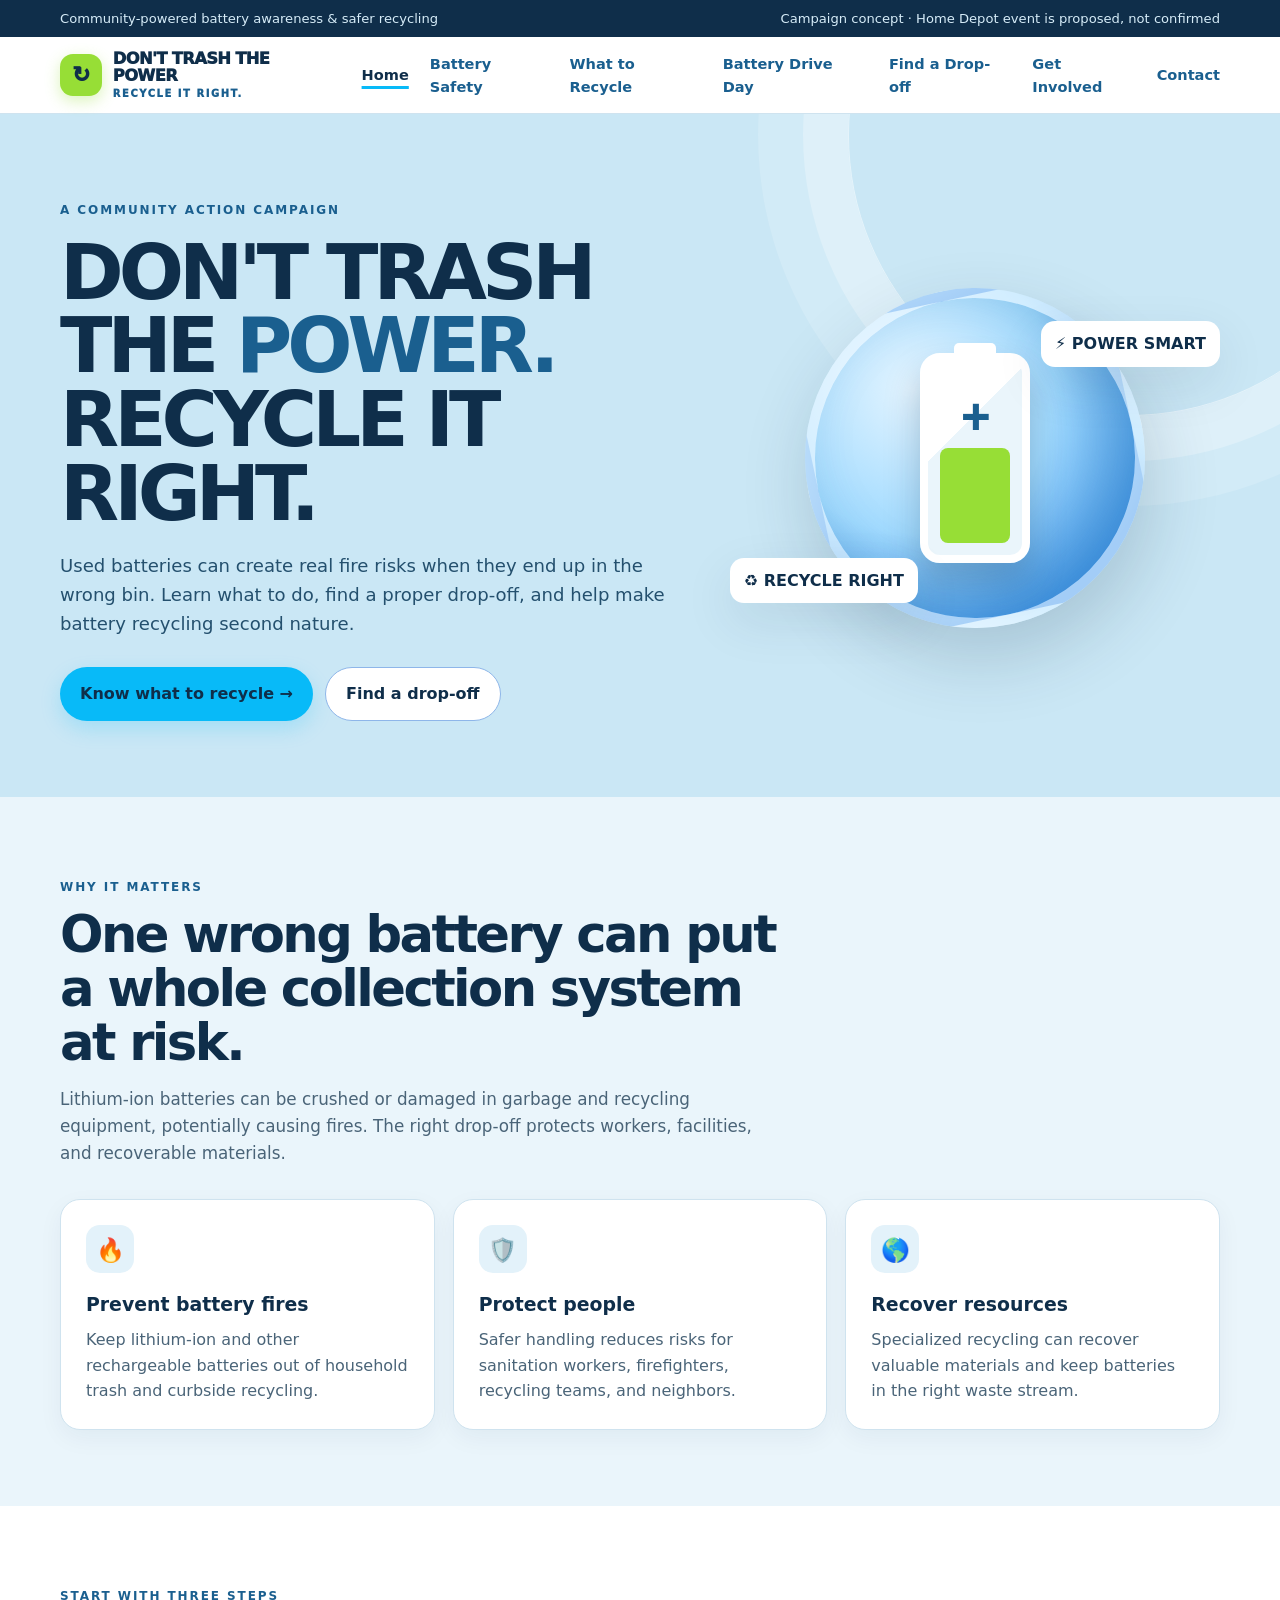
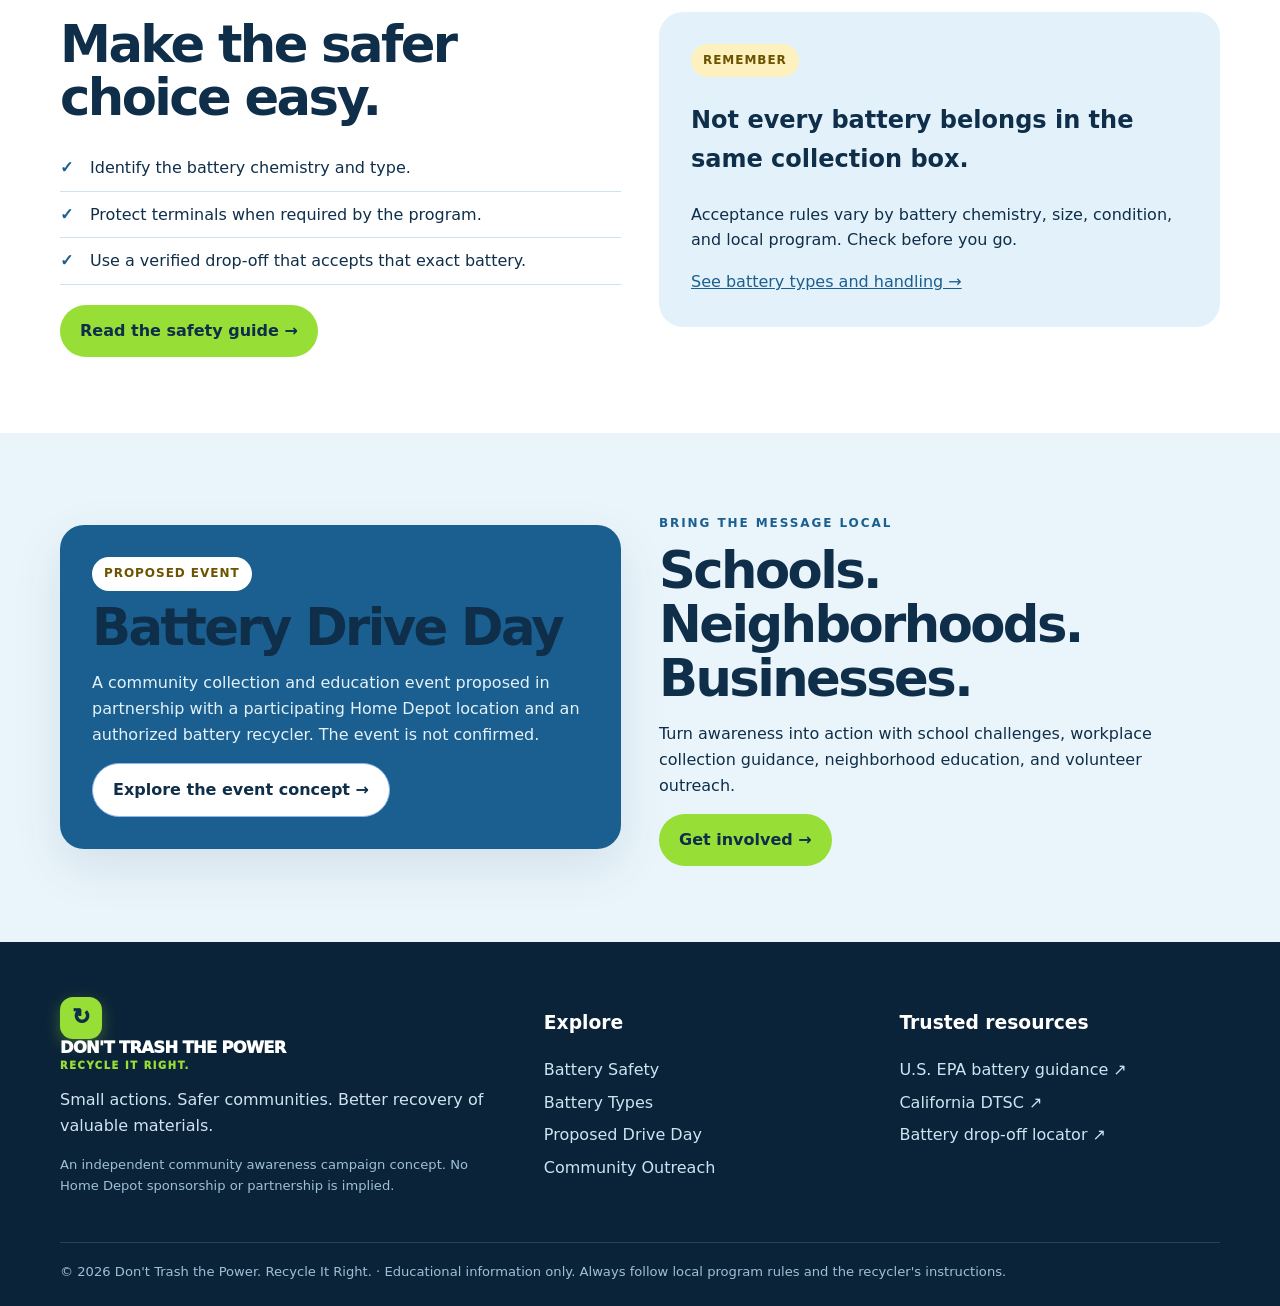
<file: index.html>
<!doctype html><html lang="en"><head><meta charset="utf-8"><meta name="viewport" content="width=device-width,initial-scale=1"><meta name="description" content="Community battery recycling awareness and safe disposal."><title>Home | Don't Trash the Power</title><link rel="stylesheet" href="assets/styles.css"></head><body>
<div class="topbar"><div class="wrap"><span>Community-powered battery awareness & safer recycling</span><span>Campaign concept · Home Depot event is proposed, not confirmed</span></div></div>
<header class="nav"><div class="wrap navin">
<a class="brand" href="index.html"><span class="brandmark">↻</span><span>DON'T TRASH THE POWER<small>RECYCLE IT RIGHT.</small></span></a>
<button class="menu" aria-expanded="false" aria-label="Open navigation">MENU ☰</button>
<nav class="links" aria-label="Main navigation">
<a href="index.html">Home</a><a href="safety.html">Battery Safety</a><a href="batteries.html">What to Recycle</a><a href="event.html">Battery Drive Day</a><a href="locations.html">Find a Drop-off</a><a href="get-involved.html">Get Involved</a><a href="contact.html">Contact</a>
</nav></div></header>

<main>
<section class="hero"><div class="wrap hero-grid"><div><span class="eyebrow">A community action campaign</span><h1>DON'T TRASH<br>THE <span>POWER.</span><br>RECYCLE IT RIGHT.</h1><p>Used batteries can create real fire risks when they end up in the wrong bin. Learn what to do, find a proper drop-off, and help make battery recycling second nature.</p><div class="hero-actions"><a class="btn primary" href="batteries.html">Know what to recycle →</a><a class="btn outline" href="locations.html">Find a drop-off</a></div></div><div class="hero-art"><div class="orb"><div class="battery"><div class="charge"></div></div></div><div class="float-tag tag1">⚡ POWER SMART</div><div class="float-tag tag2">♻ RECYCLE RIGHT</div></div></div></section>
<section class="section"><div class="wrap"><div class="section-head"><span class="eyebrow">Why it matters</span><h2>One wrong battery can put a whole collection system at risk.</h2><p>Lithium-ion batteries can be crushed or damaged in garbage and recycling equipment, potentially causing fires. The right drop-off protects workers, facilities, and recoverable materials.</p></div><div class="cards">
<div class="card"><div class="icon">🔥</div><h3>Prevent battery fires</h3><p>Keep lithium-ion and other rechargeable batteries out of household trash and curbside recycling.</p></div>
<div class="card"><div class="icon">🛡️</div><h3>Protect people</h3><p>Safer handling reduces risks for sanitation workers, firefighters, recycling teams, and neighbors.</p></div>
<div class="card"><div class="icon">🌎</div><h3>Recover resources</h3><p>Specialized recycling can recover valuable materials and keep batteries in the right waste stream.</p></div>
</div></div></section>
<section class="section white"><div class="wrap split"><div><span class="eyebrow">Start with three steps</span><h2>Make the safer choice easy.</h2><ul class="checklist"><li>Identify the battery chemistry and type.</li><li>Protect terminals when required by the program.</li><li>Use a verified drop-off that accepts that exact battery.</li></ul><a class="btn secondary" href="safety.html">Read the safety guide →</a></div><div class="panel"><span class="notice">Remember</span><h3 style="font-size:1.5rem;color:var(--deep)">Not every battery belongs in the same collection box.</h3><p>Acceptance rules vary by battery chemistry, size, condition, and local program. Check before you go.</p><a href="batteries.html">See battery types and handling →</a></div></div></section>
<section class="section"><div class="wrap split"><div class="eventbox"><span class="notice" style="background:#fff;color:#6B5300">Proposed event</span><h2>Battery Drive Day</h2><p>A community collection and education event proposed in partnership with a participating Home Depot location and an authorized battery recycler. The event is not confirmed.</p><a class="btn outline" href="event.html">Explore the event concept →</a></div><div><span class="eyebrow">Bring the message local</span><h2>Schools. Neighborhoods. Businesses.</h2><p>Turn awareness into action with school challenges, workplace collection guidance, neighborhood education, and volunteer outreach.</p><a class="btn secondary" href="get-involved.html">Get involved →</a></div></div></section>
</main>

<footer class="footer"><div class="wrap"><div class="footergrid">
<div><a class="brand" href="index.html" style="color:white"><span class="brandmark">↻</span><span>DON'T TRASH THE POWER<small style="color:#97DE36">RECYCLE IT RIGHT.</small></span></a><p>Small actions. Safer communities. Better recovery of valuable materials.</p><p class="tiny" style="color:#9FBFD6">An independent community awareness campaign concept. No Home Depot sponsorship or partnership is implied.</p></div>
<div><h3>Explore</h3><a href="safety.html">Battery Safety</a><a href="batteries.html">Battery Types</a><a href="event.html">Proposed Drive Day</a><a href="get-involved.html">Community Outreach</a></div>
<div><h3>Trusted resources</h3><a href="https://www.epa.gov/recycle/used-household-batteries" target="_blank" rel="noopener">U.S. EPA battery guidance ↗</a><a href="https://dtsc.ca.gov/universalwaste/universal-waste-for-residents-batteries/" target="_blank" rel="noopener">California DTSC ↗</a><a href="https://locations.call2recycle.org/" target="_blank" rel="noopener">Battery drop-off locator ↗</a></div>
</div><div class="copyright">© 2026 Don't Trash the Power. Recycle It Right. · Educational information only. Always follow local program rules and the recycler's instructions.</div></div></footer>
<script src="assets/site.js"></script>
</body></html>
</file>
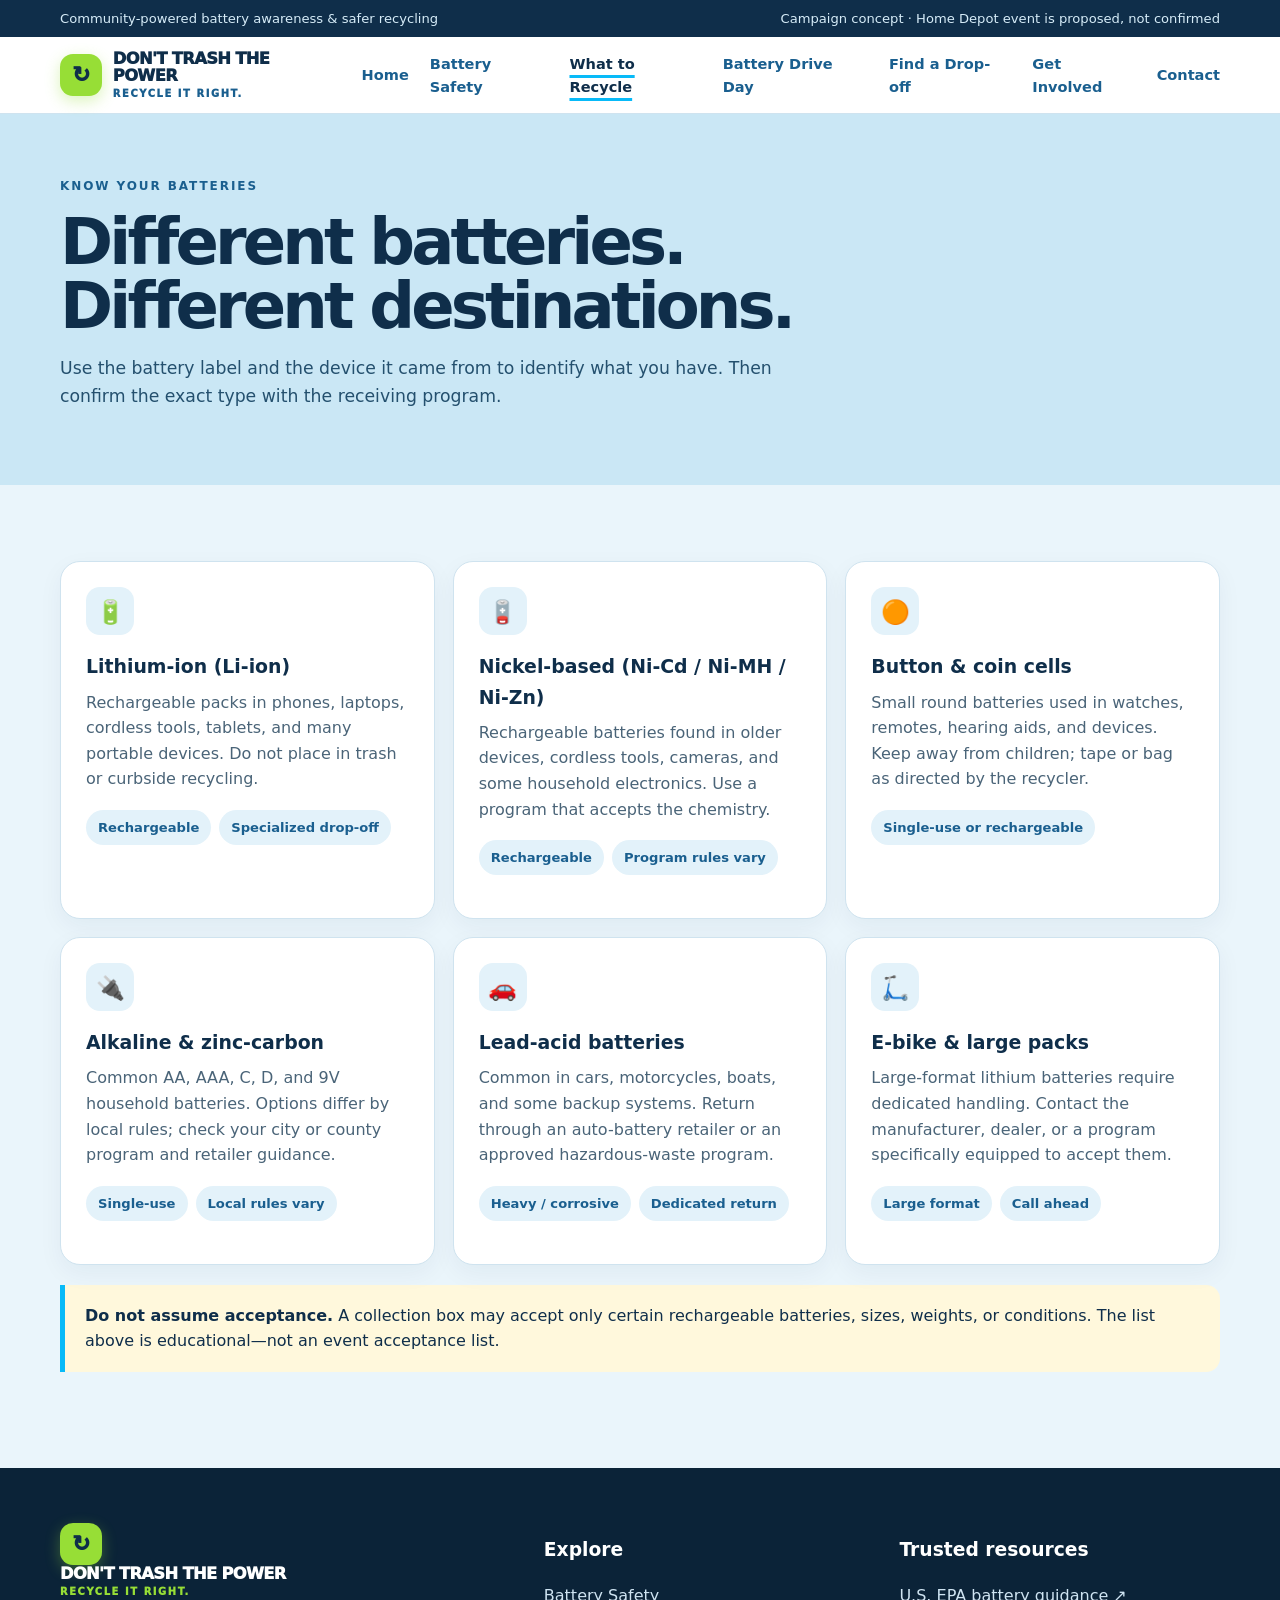
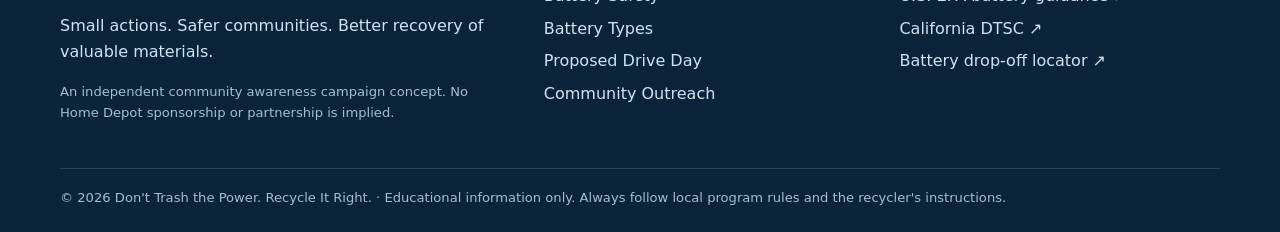
<file: batteries.html>
<!doctype html><html lang="en"><head><meta charset="utf-8"><meta name="viewport" content="width=device-width,initial-scale=1"><meta name="description" content="Community battery recycling awareness and safe disposal."><title>What to Recycle | Don't Trash the Power</title><link rel="stylesheet" href="assets/styles.css"></head><body>
<div class="topbar"><div class="wrap"><span>Community-powered battery awareness & safer recycling</span><span>Campaign concept · Home Depot event is proposed, not confirmed</span></div></div>
<header class="nav"><div class="wrap navin">
<a class="brand" href="index.html"><span class="brandmark">↻</span><span>DON'T TRASH THE POWER<small>RECYCLE IT RIGHT.</small></span></a>
<button class="menu" aria-expanded="false" aria-label="Open navigation">MENU ☰</button>
<nav class="links" aria-label="Main navigation">
<a href="index.html">Home</a><a href="safety.html">Battery Safety</a><a href="batteries.html">What to Recycle</a><a href="event.html">Battery Drive Day</a><a href="locations.html">Find a Drop-off</a><a href="get-involved.html">Get Involved</a><a href="contact.html">Contact</a>
</nav></div></header>

<main><section class="pagehero"><div class="wrap"><span class="eyebrow">Know your batteries</span><h1>Different batteries.<br>Different destinations.</h1><p>Use the battery label and the device it came from to identify what you have. Then confirm the exact type with the receiving program.</p></div></section>
<section class="section"><div class="wrap"><div class="cards">
<div class="card"><div class="icon">🔋</div><h3>Lithium-ion (Li-ion)</h3><p>Rechargeable packs in phones, laptops, cordless tools, tablets, and many portable devices. Do not place in trash or curbside recycling.</p><div class="pillrow"><span class="pill">Rechargeable</span><span class="pill">Specialized drop-off</span></div></div>
<div class="card"><div class="icon">🪫</div><h3>Nickel-based (Ni-Cd / Ni-MH / Ni-Zn)</h3><p>Rechargeable batteries found in older devices, cordless tools, cameras, and some household electronics. Use a program that accepts the chemistry.</p><div class="pillrow"><span class="pill">Rechargeable</span><span class="pill">Program rules vary</span></div></div>
<div class="card"><div class="icon">🟠</div><h3>Button & coin cells</h3><p>Small round batteries used in watches, remotes, hearing aids, and devices. Keep away from children; tape or bag as directed by the recycler.</p><div class="pillrow"><span class="pill">Single-use or rechargeable</span></div></div>
<div class="card"><div class="icon">🔌</div><h3>Alkaline & zinc-carbon</h3><p>Common AA, AAA, C, D, and 9V household batteries. Options differ by local rules; check your city or county program and retailer guidance.</p><div class="pillrow"><span class="pill">Single-use</span><span class="pill">Local rules vary</span></div></div>
<div class="card"><div class="icon">🚗</div><h3>Lead-acid batteries</h3><p>Common in cars, motorcycles, boats, and some backup systems. Return through an auto-battery retailer or an approved hazardous-waste program.</p><div class="pillrow"><span class="pill">Heavy / corrosive</span><span class="pill">Dedicated return</span></div></div>
<div class="card"><div class="icon">🛴</div><h3>E-bike & large packs</h3><p>Large-format lithium batteries require dedicated handling. Contact the manufacturer, dealer, or a program specifically equipped to accept them.</p><div class="pillrow"><span class="pill">Large format</span><span class="pill">Call ahead</span></div></div>
</div><div class="alert"><strong>Do not assume acceptance.</strong> A collection box may accept only certain rechargeable batteries, sizes, weights, or conditions. The list above is educational—not an event acceptance list.</div></div></section></main>

<footer class="footer"><div class="wrap"><div class="footergrid">
<div><a class="brand" href="index.html" style="color:white"><span class="brandmark">↻</span><span>DON'T TRASH THE POWER<small style="color:#97DE36">RECYCLE IT RIGHT.</small></span></a><p>Small actions. Safer communities. Better recovery of valuable materials.</p><p class="tiny" style="color:#9FBFD6">An independent community awareness campaign concept. No Home Depot sponsorship or partnership is implied.</p></div>
<div><h3>Explore</h3><a href="safety.html">Battery Safety</a><a href="batteries.html">Battery Types</a><a href="event.html">Proposed Drive Day</a><a href="get-involved.html">Community Outreach</a></div>
<div><h3>Trusted resources</h3><a href="https://www.epa.gov/recycle/used-household-batteries" target="_blank" rel="noopener">U.S. EPA battery guidance ↗</a><a href="https://dtsc.ca.gov/universalwaste/universal-waste-for-residents-batteries/" target="_blank" rel="noopener">California DTSC ↗</a><a href="https://locations.call2recycle.org/" target="_blank" rel="noopener">Battery drop-off locator ↗</a></div>
</div><div class="copyright">© 2026 Don't Trash the Power. Recycle It Right. · Educational information only. Always follow local program rules and the recycler's instructions.</div></div></footer>
<script src="assets/site.js"></script>
</body></html>
</file>
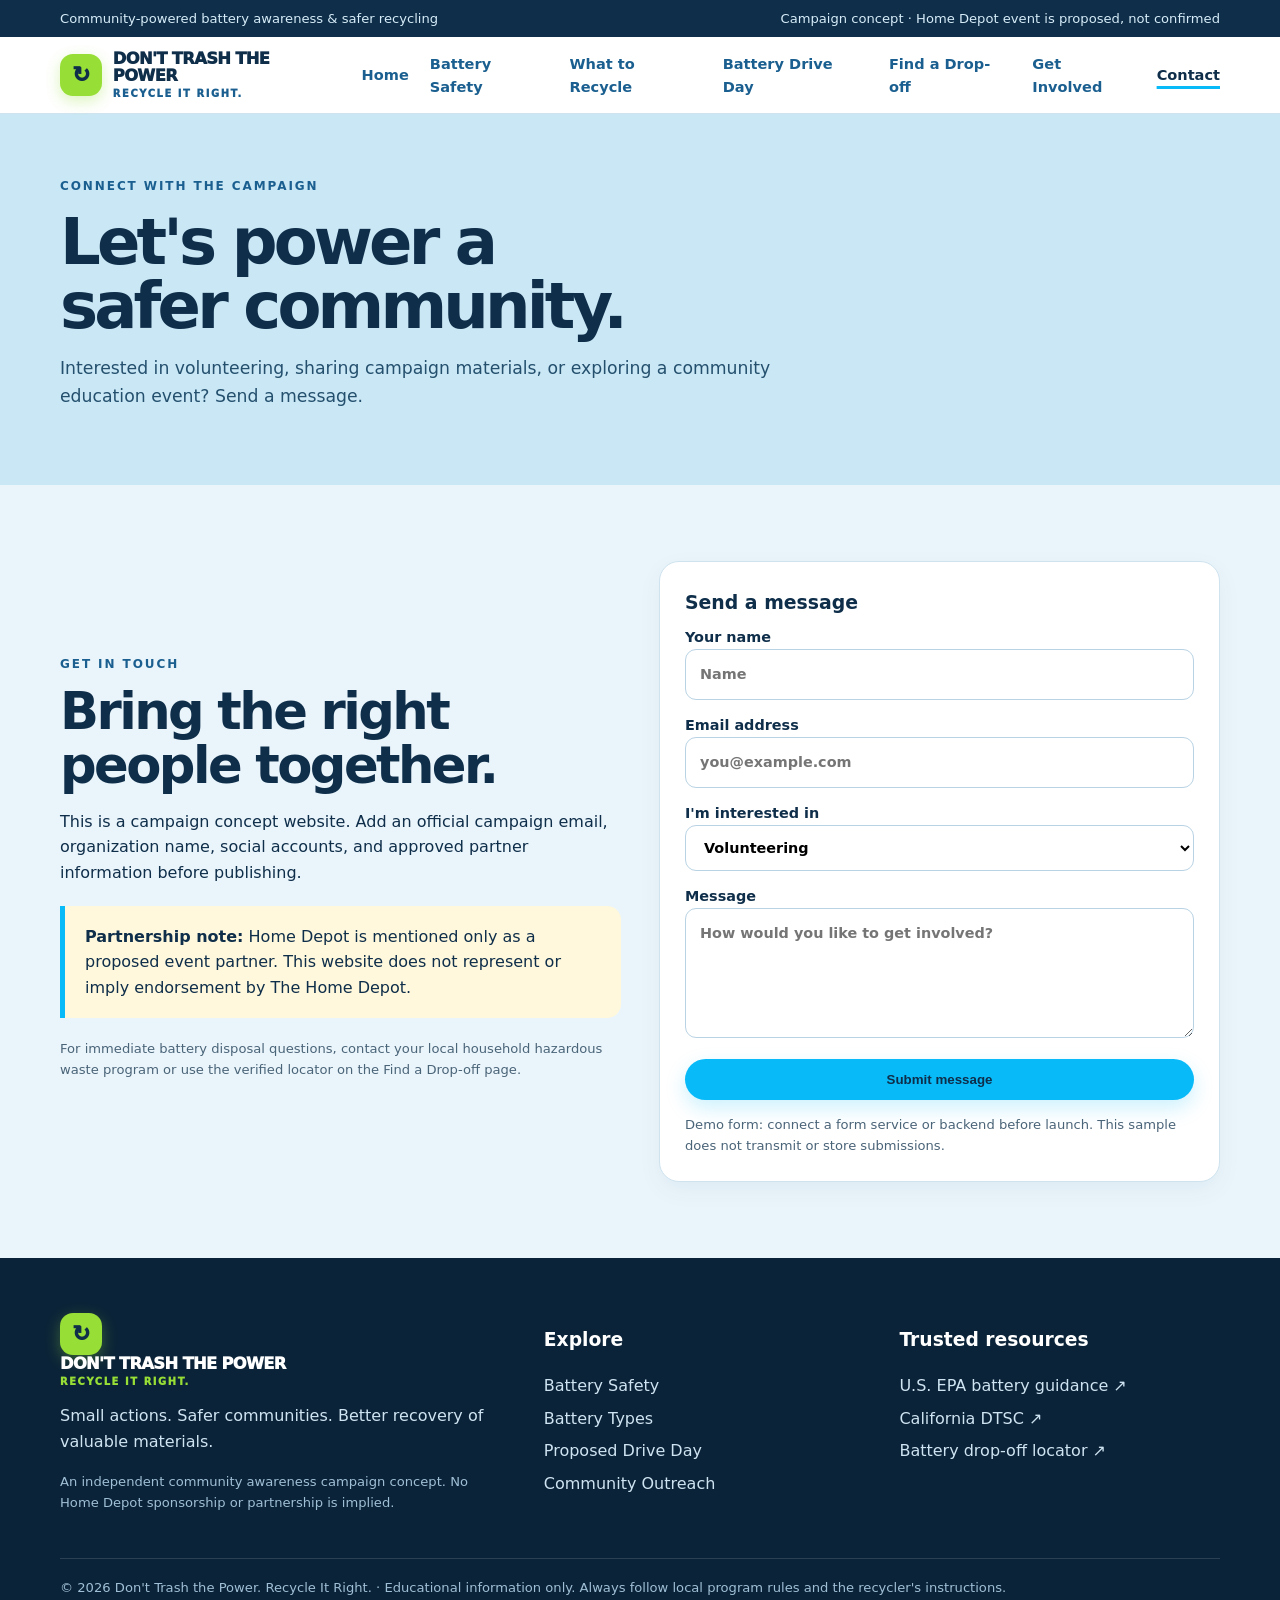
<file: contact.html>
<!doctype html><html lang="en"><head><meta charset="utf-8"><meta name="viewport" content="width=device-width,initial-scale=1"><meta name="description" content="Community battery recycling awareness and safe disposal."><title>Contact | Don't Trash the Power</title><link rel="stylesheet" href="assets/styles.css"></head><body>
<div class="topbar"><div class="wrap"><span>Community-powered battery awareness & safer recycling</span><span>Campaign concept · Home Depot event is proposed, not confirmed</span></div></div>
<header class="nav"><div class="wrap navin">
<a class="brand" href="index.html"><span class="brandmark">↻</span><span>DON'T TRASH THE POWER<small>RECYCLE IT RIGHT.</small></span></a>
<button class="menu" aria-expanded="false" aria-label="Open navigation">MENU ☰</button>
<nav class="links" aria-label="Main navigation">
<a href="index.html">Home</a><a href="safety.html">Battery Safety</a><a href="batteries.html">What to Recycle</a><a href="event.html">Battery Drive Day</a><a href="locations.html">Find a Drop-off</a><a href="get-involved.html">Get Involved</a><a href="contact.html">Contact</a>
</nav></div></header>

<main><section class="pagehero"><div class="wrap"><span class="eyebrow">Connect with the campaign</span><h1>Let's power a<br>safer community.</h1><p>Interested in volunteering, sharing campaign materials, or exploring a community education event? Send a message.</p></div></section>
<section class="section"><div class="wrap split"><div><span class="eyebrow">Get in touch</span><h2>Bring the right people together.</h2><p>This is a campaign concept website. Add an official campaign email, organization name, social accounts, and approved partner information before publishing.</p><div class="alert"><strong>Partnership note:</strong> Home Depot is mentioned only as a proposed event partner. This website does not represent or imply endorsement by The Home Depot.</div><p class="tiny">For immediate battery disposal questions, contact your local household hazardous waste program or use the verified locator on the Find a Drop-off page.</p></div>
<div class="card"><h3>Send a message</h3><form class="form" data-demo-form><label>Your name<input required name="name" placeholder="Name"></label><label>Email address<input required type="email" name="email" placeholder="you@example.com"></label><label>I'm interested in<select name="interest"><option>Volunteering</option><option>School or community outreach</option><option>Business participation</option><option>Proposed Battery Drive Day</option><option>Other</option></select></label><label>Message<textarea required name="message" placeholder="How would you like to get involved?"></textarea></label><button class="btn primary" type="submit">Submit message</button><p class="form-note">Demo form: connect a form service or backend before launch. This sample does not transmit or store submissions.</p><p class="form-success" hidden role="status" style="color:var(--green);font-weight:800">Thanks! This demo form is working locally, but submissions are not sent. Connect a form service before publishing.</p></form></div></div></section></main>

<footer class="footer"><div class="wrap"><div class="footergrid">
<div><a class="brand" href="index.html" style="color:white"><span class="brandmark">↻</span><span>DON'T TRASH THE POWER<small style="color:#97DE36">RECYCLE IT RIGHT.</small></span></a><p>Small actions. Safer communities. Better recovery of valuable materials.</p><p class="tiny" style="color:#9FBFD6">An independent community awareness campaign concept. No Home Depot sponsorship or partnership is implied.</p></div>
<div><h3>Explore</h3><a href="safety.html">Battery Safety</a><a href="batteries.html">Battery Types</a><a href="event.html">Proposed Drive Day</a><a href="get-involved.html">Community Outreach</a></div>
<div><h3>Trusted resources</h3><a href="https://www.epa.gov/recycle/used-household-batteries" target="_blank" rel="noopener">U.S. EPA battery guidance ↗</a><a href="https://dtsc.ca.gov/universalwaste/universal-waste-for-residents-batteries/" target="_blank" rel="noopener">California DTSC ↗</a><a href="https://locations.call2recycle.org/" target="_blank" rel="noopener">Battery drop-off locator ↗</a></div>
</div><div class="copyright">© 2026 Don't Trash the Power. Recycle It Right. · Educational information only. Always follow local program rules and the recycler's instructions.</div></div></footer>
<script src="assets/site.js"></script>
</body></html>
</file>
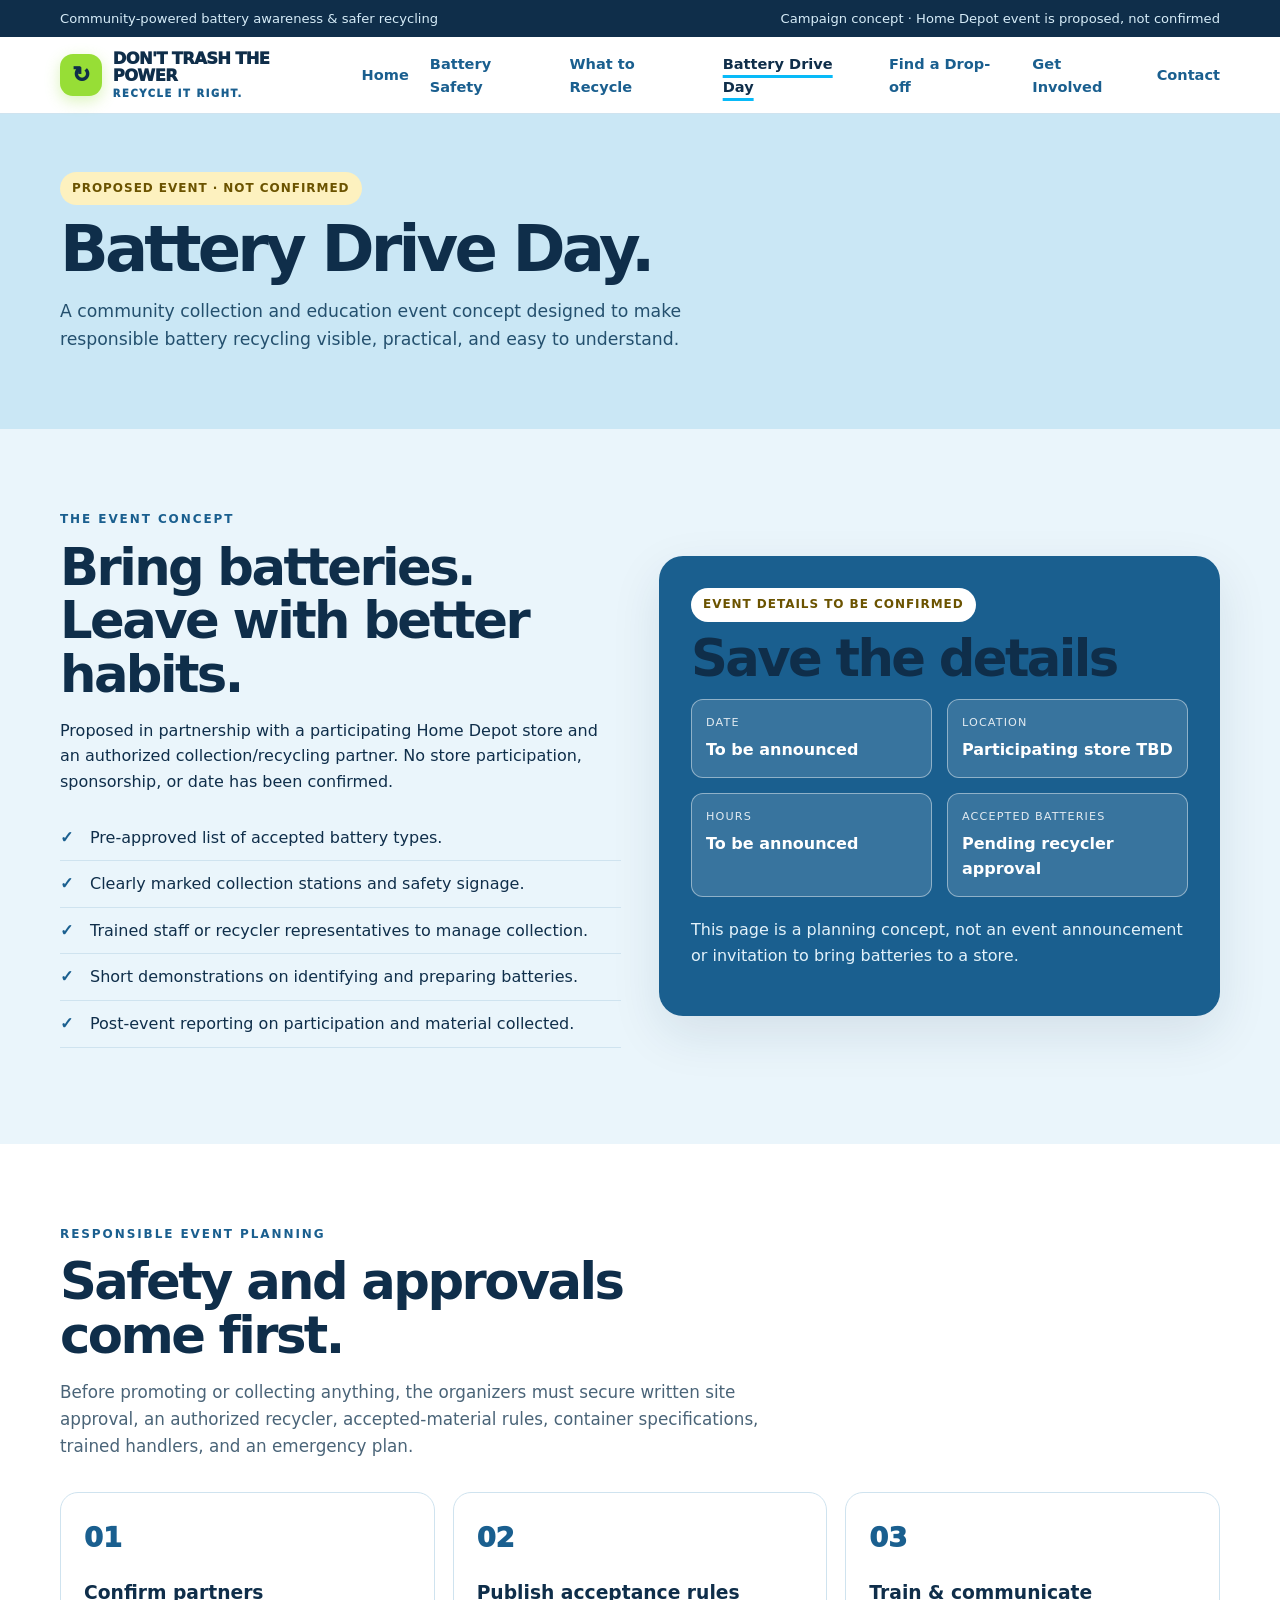
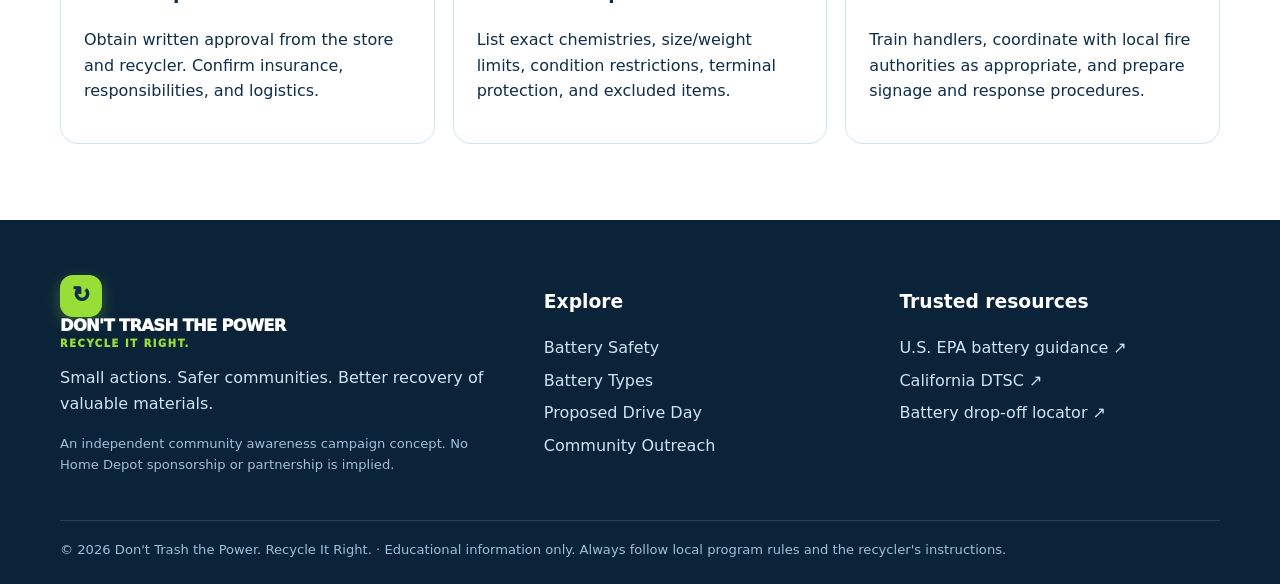
<file: event.html>
<!doctype html><html lang="en"><head><meta charset="utf-8"><meta name="viewport" content="width=device-width,initial-scale=1"><meta name="description" content="Community battery recycling awareness and safe disposal."><title>Proposed Battery Drive Day | Don't Trash the Power</title><link rel="stylesheet" href="assets/styles.css"></head><body>
<div class="topbar"><div class="wrap"><span>Community-powered battery awareness & safer recycling</span><span>Campaign concept · Home Depot event is proposed, not confirmed</span></div></div>
<header class="nav"><div class="wrap navin">
<a class="brand" href="index.html"><span class="brandmark">↻</span><span>DON'T TRASH THE POWER<small>RECYCLE IT RIGHT.</small></span></a>
<button class="menu" aria-expanded="false" aria-label="Open navigation">MENU ☰</button>
<nav class="links" aria-label="Main navigation">
<a href="index.html">Home</a><a href="safety.html">Battery Safety</a><a href="batteries.html">What to Recycle</a><a href="event.html">Battery Drive Day</a><a href="locations.html">Find a Drop-off</a><a href="get-involved.html">Get Involved</a><a href="contact.html">Contact</a>
</nav></div></header>

<main><section class="pagehero"><div class="wrap"><span class="notice">Proposed event · Not confirmed</span><h1>Battery Drive Day.</h1><p>A community collection and education event concept designed to make responsible battery recycling visible, practical, and easy to understand.</p></div></section>
<section class="section"><div class="wrap split"><div><span class="eyebrow">The event concept</span><h2>Bring batteries. Leave with better habits.</h2><p>Proposed in partnership with a participating Home Depot store and an authorized collection/recycling partner. No store participation, sponsorship, or date has been confirmed.</p><ul class="checklist"><li>Pre-approved list of accepted battery types.</li><li>Clearly marked collection stations and safety signage.</li><li>Trained staff or recycler representatives to manage collection.</li><li>Short demonstrations on identifying and preparing batteries.</li><li>Post-event reporting on participation and material collected.</li></ul></div><div class="eventbox"><span class="notice" style="background:#fff;color:#6B5300">Event details to be confirmed</span><h2>Save the details</h2><div class="fieldgrid"><div class="field"><small>Date</small><strong>To be announced</strong></div><div class="field"><small>Location</small><strong>Participating store TBD</strong></div><div class="field"><small>Hours</small><strong>To be announced</strong></div><div class="field"><small>Accepted batteries</small><strong>Pending recycler approval</strong></div></div><p style="margin-top:20px">This page is a planning concept, not an event announcement or invitation to bring batteries to a store.</p></div></div></section>
<section class="section white"><div class="wrap"><div class="section-head"><span class="eyebrow">Responsible event planning</span><h2>Safety and approvals come first.</h2><p>Before promoting or collecting anything, the organizers must secure written site approval, an authorized recycler, accepted-material rules, container specifications, trained handlers, and an emergency plan.</p></div><div class="steps"><div class="step"><h3>Confirm partners</h3><p>Obtain written approval from the store and recycler. Confirm insurance, responsibilities, and logistics.</p></div><div class="step"><h3>Publish acceptance rules</h3><p>List exact chemistries, size/weight limits, condition restrictions, terminal protection, and excluded items.</p></div><div class="step"><h3>Train & communicate</h3><p>Train handlers, coordinate with local fire authorities as appropriate, and prepare signage and response procedures.</p></div></div></div></section></main>

<footer class="footer"><div class="wrap"><div class="footergrid">
<div><a class="brand" href="index.html" style="color:white"><span class="brandmark">↻</span><span>DON'T TRASH THE POWER<small style="color:#97DE36">RECYCLE IT RIGHT.</small></span></a><p>Small actions. Safer communities. Better recovery of valuable materials.</p><p class="tiny" style="color:#9FBFD6">An independent community awareness campaign concept. No Home Depot sponsorship or partnership is implied.</p></div>
<div><h3>Explore</h3><a href="safety.html">Battery Safety</a><a href="batteries.html">Battery Types</a><a href="event.html">Proposed Drive Day</a><a href="get-involved.html">Community Outreach</a></div>
<div><h3>Trusted resources</h3><a href="https://www.epa.gov/recycle/used-household-batteries" target="_blank" rel="noopener">U.S. EPA battery guidance ↗</a><a href="https://dtsc.ca.gov/universalwaste/universal-waste-for-residents-batteries/" target="_blank" rel="noopener">California DTSC ↗</a><a href="https://locations.call2recycle.org/" target="_blank" rel="noopener">Battery drop-off locator ↗</a></div>
</div><div class="copyright">© 2026 Don't Trash the Power. Recycle It Right. · Educational information only. Always follow local program rules and the recycler's instructions.</div></div></footer>
<script src="assets/site.js"></script>
</body></html>
</file>
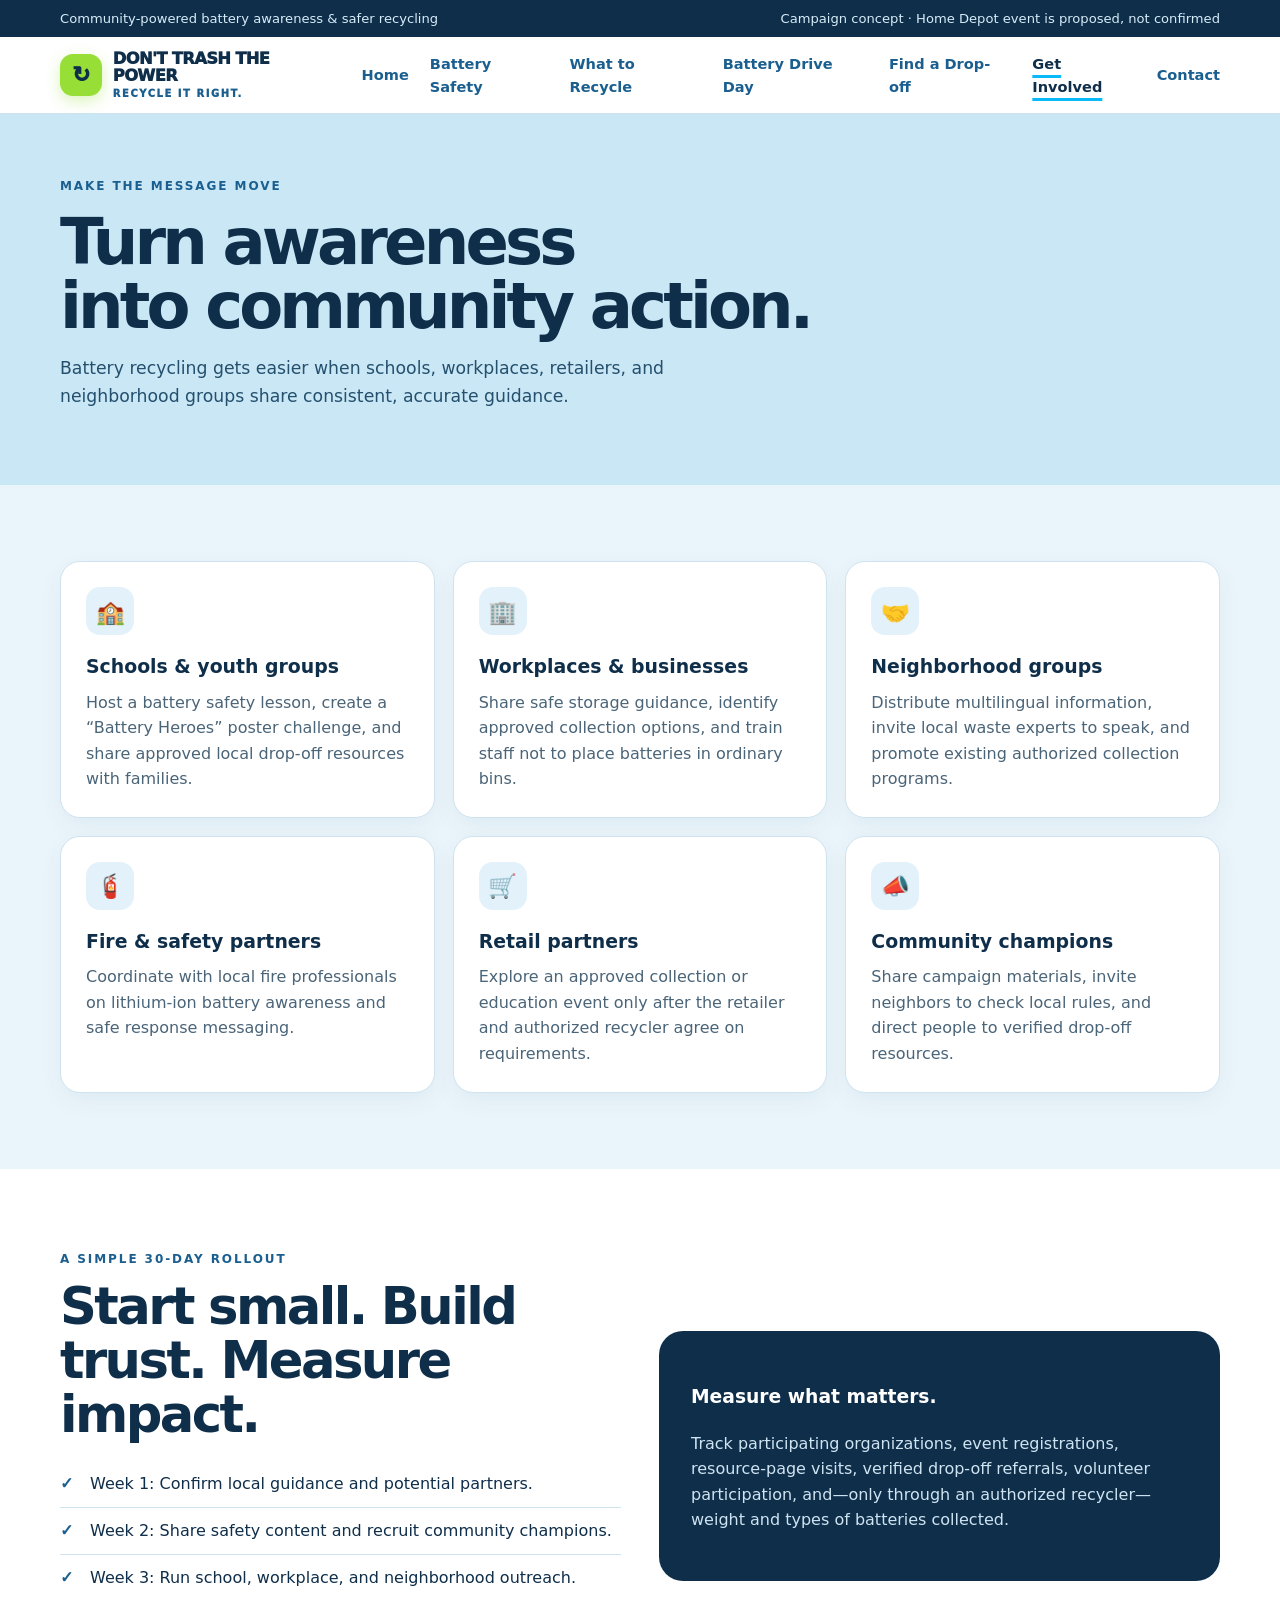
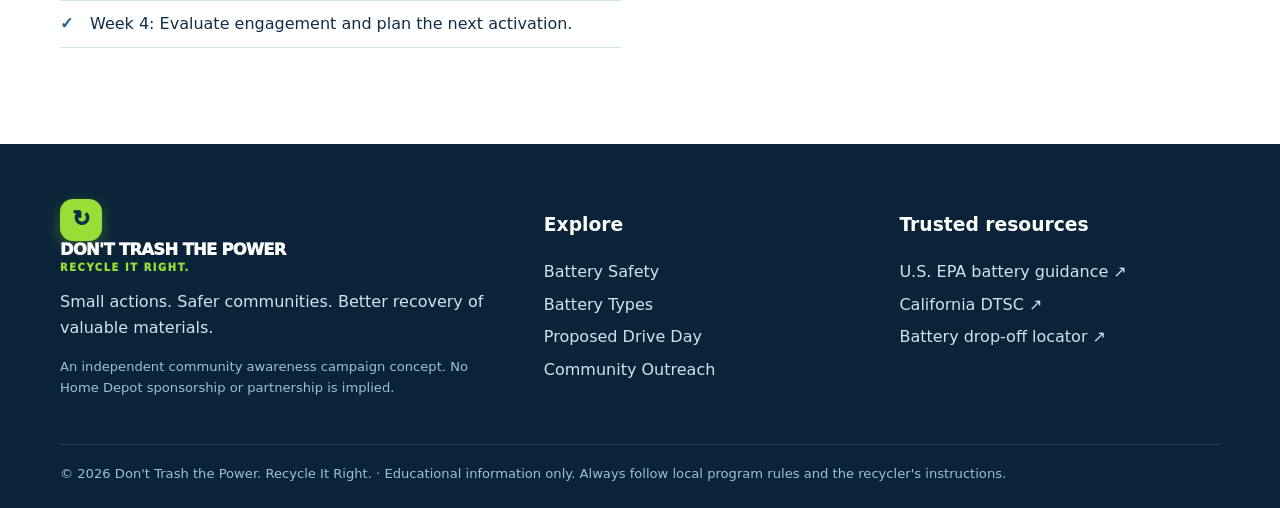
<file: get-involved.html>
<!doctype html><html lang="en"><head><meta charset="utf-8"><meta name="viewport" content="width=device-width,initial-scale=1"><meta name="description" content="Community battery recycling awareness and safe disposal."><title>Get Involved | Don't Trash the Power</title><link rel="stylesheet" href="assets/styles.css"></head><body>
<div class="topbar"><div class="wrap"><span>Community-powered battery awareness & safer recycling</span><span>Campaign concept · Home Depot event is proposed, not confirmed</span></div></div>
<header class="nav"><div class="wrap navin">
<a class="brand" href="index.html"><span class="brandmark">↻</span><span>DON'T TRASH THE POWER<small>RECYCLE IT RIGHT.</small></span></a>
<button class="menu" aria-expanded="false" aria-label="Open navigation">MENU ☰</button>
<nav class="links" aria-label="Main navigation">
<a href="index.html">Home</a><a href="safety.html">Battery Safety</a><a href="batteries.html">What to Recycle</a><a href="event.html">Battery Drive Day</a><a href="locations.html">Find a Drop-off</a><a href="get-involved.html">Get Involved</a><a href="contact.html">Contact</a>
</nav></div></header>

<main><section class="pagehero"><div class="wrap"><span class="eyebrow">Make the message move</span><h1>Turn awareness<br>into community action.</h1><p>Battery recycling gets easier when schools, workplaces, retailers, and neighborhood groups share consistent, accurate guidance.</p></div></section>
<section class="section"><div class="wrap"><div class="cards">
<div class="card"><div class="icon">🏫</div><h3>Schools & youth groups</h3><p>Host a battery safety lesson, create a “Battery Heroes” poster challenge, and share approved local drop-off resources with families.</p></div>
<div class="card"><div class="icon">🏢</div><h3>Workplaces & businesses</h3><p>Share safe storage guidance, identify approved collection options, and train staff not to place batteries in ordinary bins.</p></div>
<div class="card"><div class="icon">🤝</div><h3>Neighborhood groups</h3><p>Distribute multilingual information, invite local waste experts to speak, and promote existing authorized collection programs.</p></div>
<div class="card"><div class="icon">🧯</div><h3>Fire & safety partners</h3><p>Coordinate with local fire professionals on lithium-ion battery awareness and safe response messaging.</p></div>
<div class="card"><div class="icon">🛒</div><h3>Retail partners</h3><p>Explore an approved collection or education event only after the retailer and authorized recycler agree on requirements.</p></div>
<div class="card"><div class="icon">📣</div><h3>Community champions</h3><p>Share campaign materials, invite neighbors to check local rules, and direct people to verified drop-off resources.</p></div>
</div></div></section>
<section class="section white"><div class="wrap split"><div><span class="eyebrow">A simple 30-day rollout</span><h2>Start small. Build trust. Measure impact.</h2><ul class="checklist"><li>Week 1: Confirm local guidance and potential partners.</li><li>Week 2: Share safety content and recruit community champions.</li><li>Week 3: Run school, workplace, and neighborhood outreach.</li><li>Week 4: Evaluate engagement and plan the next activation.</li></ul></div><div class="panel dark"><h3 style="color:white">Measure what matters.</h3><p>Track participating organizations, event registrations, resource-page visits, verified drop-off referrals, volunteer participation, and—only through an authorized recycler—weight and types of batteries collected.</p></div></div></section></main>

<footer class="footer"><div class="wrap"><div class="footergrid">
<div><a class="brand" href="index.html" style="color:white"><span class="brandmark">↻</span><span>DON'T TRASH THE POWER<small style="color:#97DE36">RECYCLE IT RIGHT.</small></span></a><p>Small actions. Safer communities. Better recovery of valuable materials.</p><p class="tiny" style="color:#9FBFD6">An independent community awareness campaign concept. No Home Depot sponsorship or partnership is implied.</p></div>
<div><h3>Explore</h3><a href="safety.html">Battery Safety</a><a href="batteries.html">Battery Types</a><a href="event.html">Proposed Drive Day</a><a href="get-involved.html">Community Outreach</a></div>
<div><h3>Trusted resources</h3><a href="https://www.epa.gov/recycle/used-household-batteries" target="_blank" rel="noopener">U.S. EPA battery guidance ↗</a><a href="https://dtsc.ca.gov/universalwaste/universal-waste-for-residents-batteries/" target="_blank" rel="noopener">California DTSC ↗</a><a href="https://locations.call2recycle.org/" target="_blank" rel="noopener">Battery drop-off locator ↗</a></div>
</div><div class="copyright">© 2026 Don't Trash the Power. Recycle It Right. · Educational information only. Always follow local program rules and the recycler's instructions.</div></div></footer>
<script src="assets/site.js"></script>
</body></html>
</file>
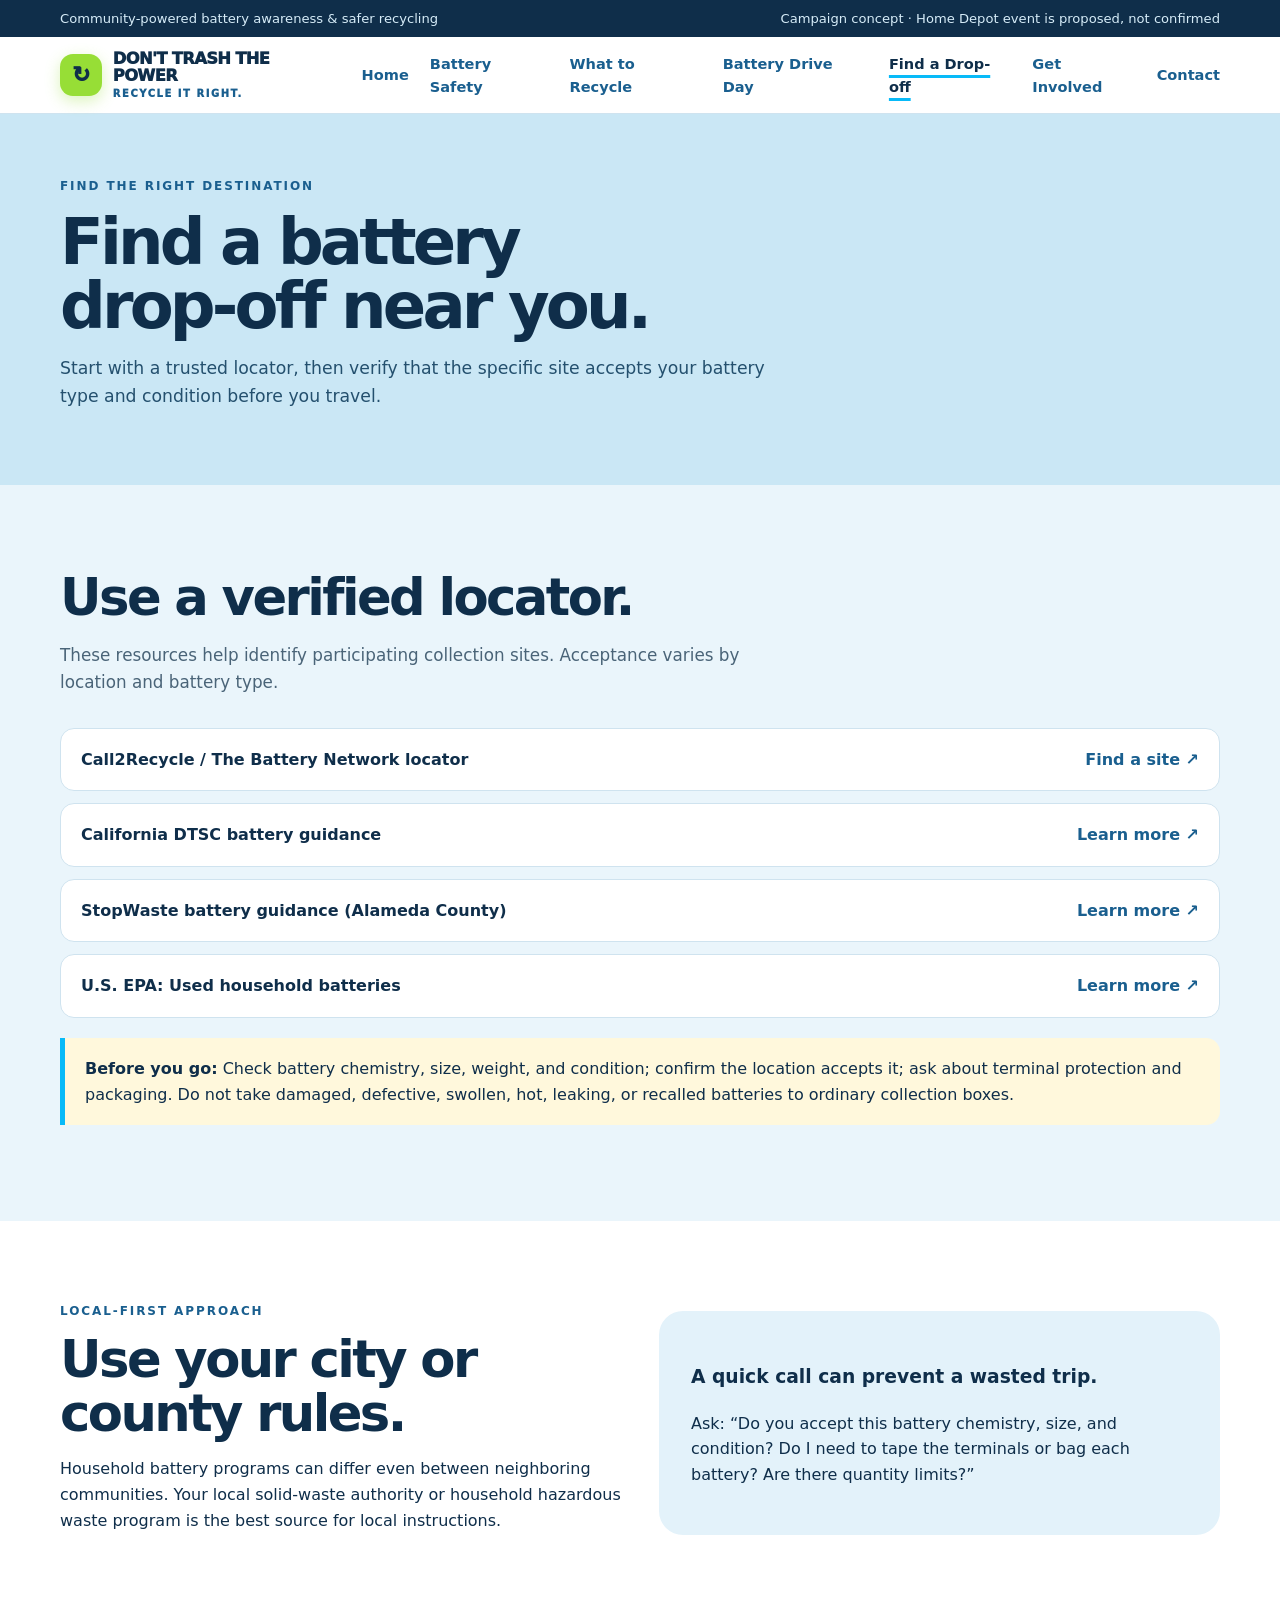
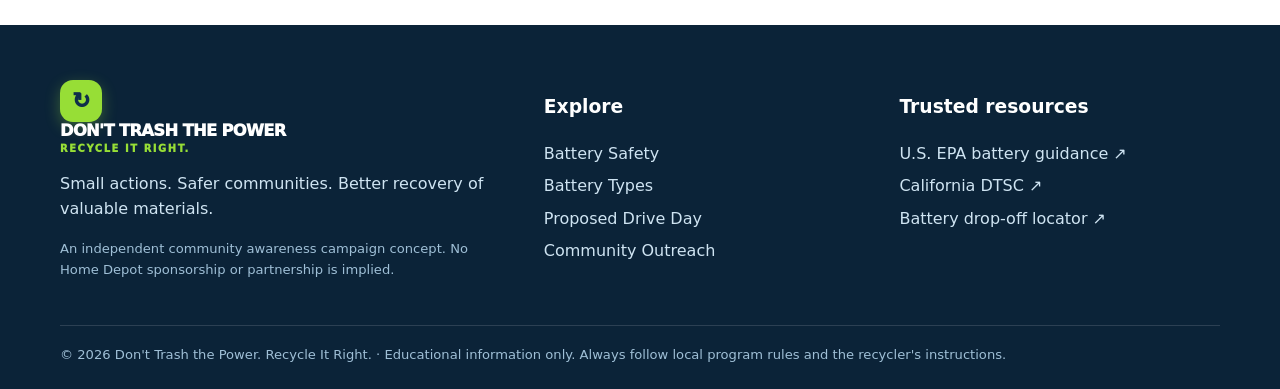
<file: locations.html>
<!doctype html><html lang="en"><head><meta charset="utf-8"><meta name="viewport" content="width=device-width,initial-scale=1"><meta name="description" content="Community battery recycling awareness and safe disposal."><title>Find a Drop-off | Don't Trash the Power</title><link rel="stylesheet" href="assets/styles.css"></head><body>
<div class="topbar"><div class="wrap"><span>Community-powered battery awareness & safer recycling</span><span>Campaign concept · Home Depot event is proposed, not confirmed</span></div></div>
<header class="nav"><div class="wrap navin">
<a class="brand" href="index.html"><span class="brandmark">↻</span><span>DON'T TRASH THE POWER<small>RECYCLE IT RIGHT.</small></span></a>
<button class="menu" aria-expanded="false" aria-label="Open navigation">MENU ☰</button>
<nav class="links" aria-label="Main navigation">
<a href="index.html">Home</a><a href="safety.html">Battery Safety</a><a href="batteries.html">What to Recycle</a><a href="event.html">Battery Drive Day</a><a href="locations.html">Find a Drop-off</a><a href="get-involved.html">Get Involved</a><a href="contact.html">Contact</a>
</nav></div></header>

<main><section class="pagehero"><div class="wrap"><span class="eyebrow">Find the right destination</span><h1>Find a battery<br>drop-off near you.</h1><p>Start with a trusted locator, then verify that the specific site accepts your battery type and condition before you travel.</p></div></section>
<section class="section"><div class="wrap"><div class="section-head"><h2>Use a verified locator.</h2><p>These resources help identify participating collection sites. Acceptance varies by location and battery type.</p></div><div class="resource-list">
<a class="resource" href="https://locations.call2recycle.org/" target="_blank" rel="noopener">Call2Recycle / The Battery Network locator <span>Find a site ↗</span></a>
<a class="resource" href="https://dtsc.ca.gov/universalwaste/universal-waste-for-residents-batteries/" target="_blank" rel="noopener">California DTSC battery guidance <span>Learn more ↗</span></a>
<a class="resource" href="https://www.stopwaste.org/recycling-disposal/what-goes-where/fact-sheets/batteries" target="_blank" rel="noopener">StopWaste battery guidance (Alameda County) <span>Learn more ↗</span></a>
<a class="resource" href="https://www.epa.gov/recycle/used-household-batteries" target="_blank" rel="noopener">U.S. EPA: Used household batteries <span>Learn more ↗</span></a>
</div><div class="alert"><strong>Before you go:</strong> Check battery chemistry, size, weight, and condition; confirm the location accepts it; ask about terminal protection and packaging. Do not take damaged, defective, swollen, hot, leaking, or recalled batteries to ordinary collection boxes.</div></div></section>
<section class="section white"><div class="wrap split"><div><span class="eyebrow">Local-first approach</span><h2>Use your city or county rules.</h2><p>Household battery programs can differ even between neighboring communities. Your local solid-waste authority or household hazardous waste program is the best source for local instructions.</p></div><div class="panel"><h3 style="color:var(--deep)">A quick call can prevent a wasted trip.</h3><p>Ask: “Do you accept this battery chemistry, size, and condition? Do I need to tape the terminals or bag each battery? Are there quantity limits?”</p></div></div></section></main>

<footer class="footer"><div class="wrap"><div class="footergrid">
<div><a class="brand" href="index.html" style="color:white"><span class="brandmark">↻</span><span>DON'T TRASH THE POWER<small style="color:#97DE36">RECYCLE IT RIGHT.</small></span></a><p>Small actions. Safer communities. Better recovery of valuable materials.</p><p class="tiny" style="color:#9FBFD6">An independent community awareness campaign concept. No Home Depot sponsorship or partnership is implied.</p></div>
<div><h3>Explore</h3><a href="safety.html">Battery Safety</a><a href="batteries.html">Battery Types</a><a href="event.html">Proposed Drive Day</a><a href="get-involved.html">Community Outreach</a></div>
<div><h3>Trusted resources</h3><a href="https://www.epa.gov/recycle/used-household-batteries" target="_blank" rel="noopener">U.S. EPA battery guidance ↗</a><a href="https://dtsc.ca.gov/universalwaste/universal-waste-for-residents-batteries/" target="_blank" rel="noopener">California DTSC ↗</a><a href="https://locations.call2recycle.org/" target="_blank" rel="noopener">Battery drop-off locator ↗</a></div>
</div><div class="copyright">© 2026 Don't Trash the Power. Recycle It Right. · Educational information only. Always follow local program rules and the recycler's instructions.</div></div></footer>
<script src="assets/site.js"></script>
</body></html>
</file>
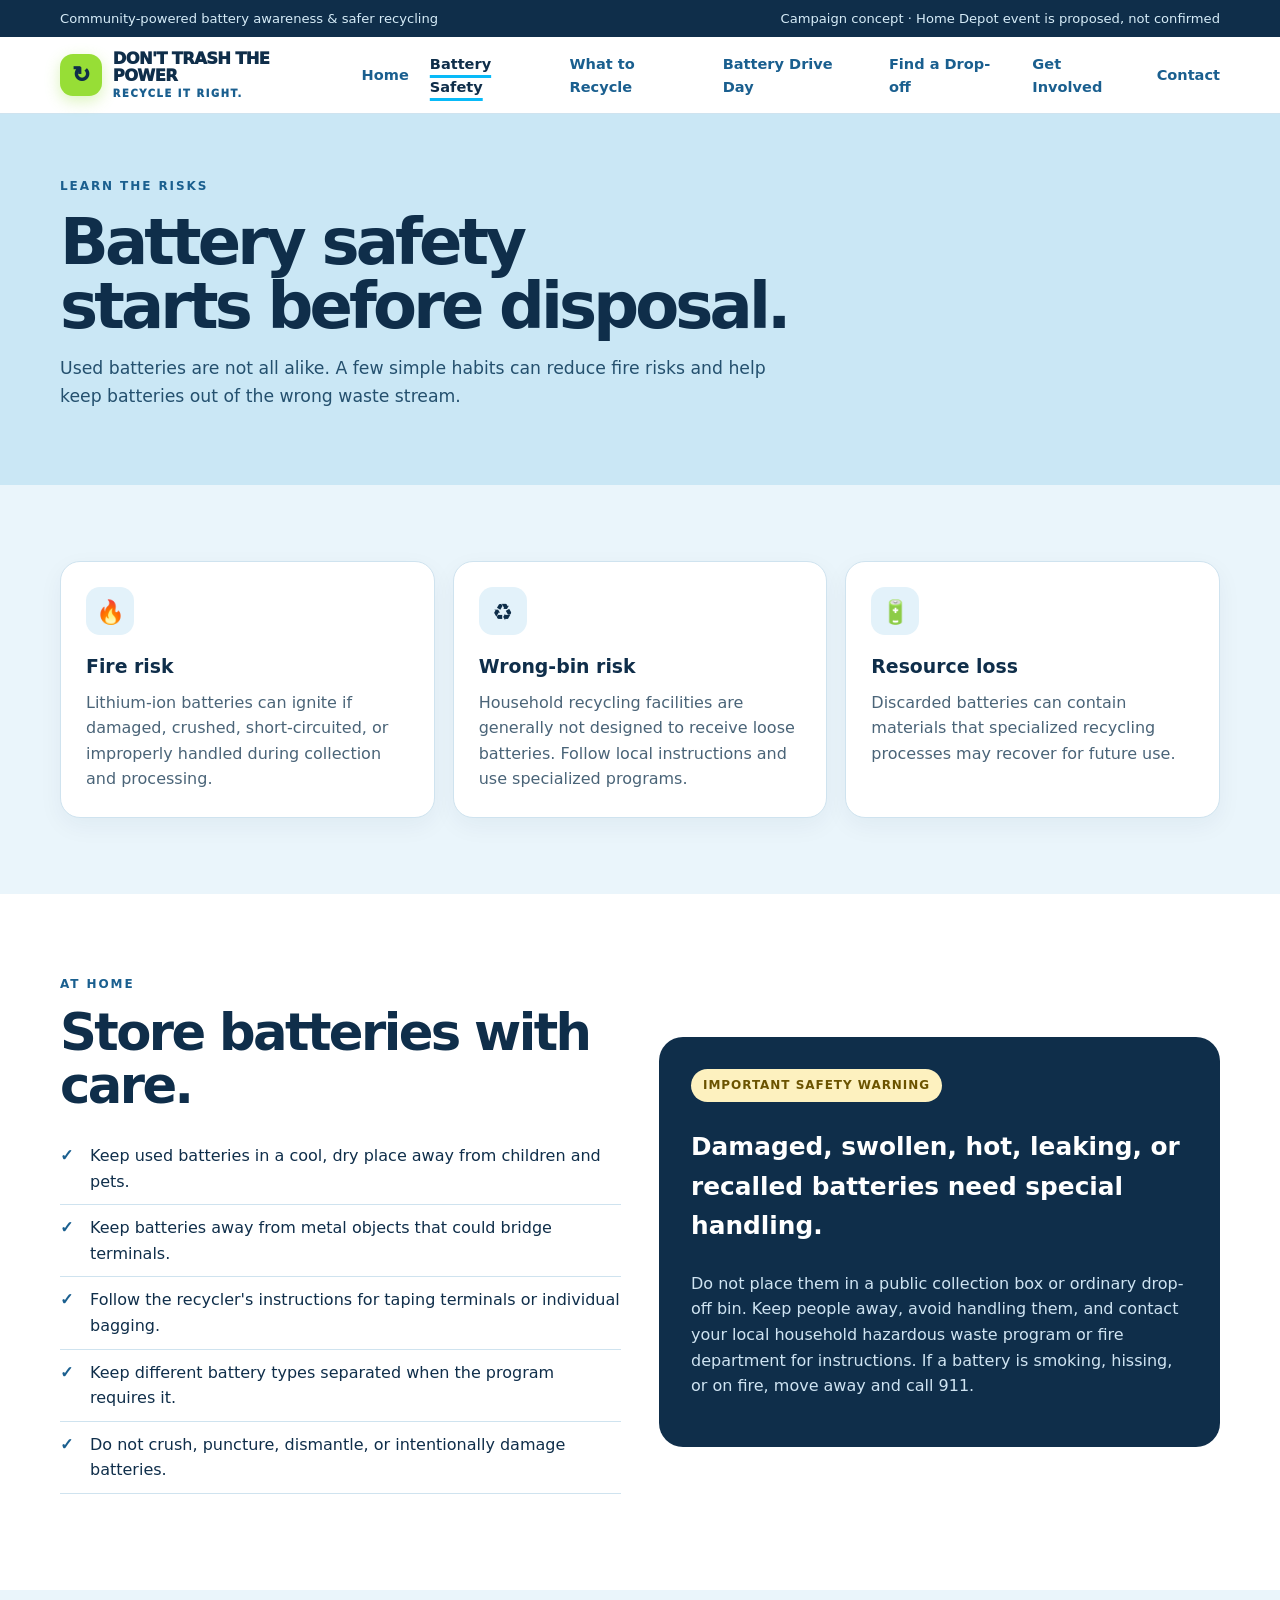
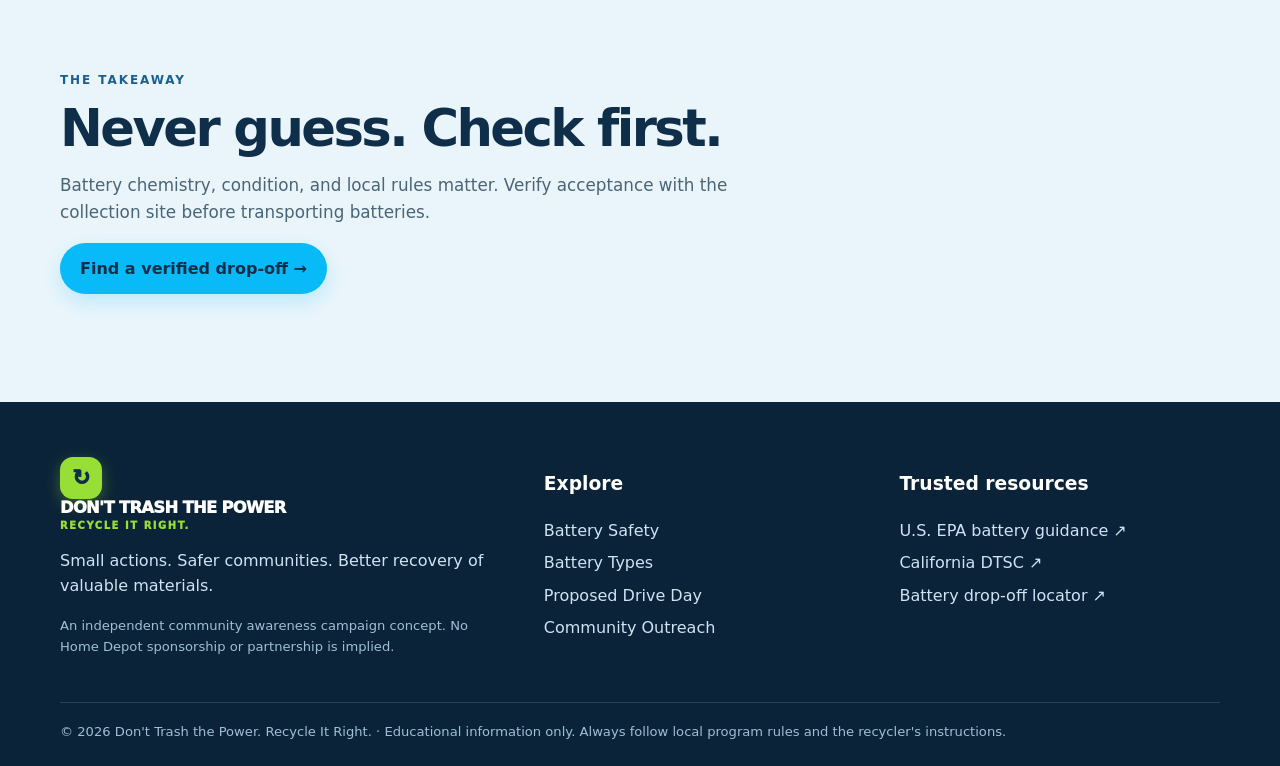
<file: safety.html>
<!doctype html><html lang="en"><head><meta charset="utf-8"><meta name="viewport" content="width=device-width,initial-scale=1"><meta name="description" content="Community battery recycling awareness and safe disposal."><title>Battery Safety | Don't Trash the Power</title><link rel="stylesheet" href="assets/styles.css"></head><body>
<div class="topbar"><div class="wrap"><span>Community-powered battery awareness & safer recycling</span><span>Campaign concept · Home Depot event is proposed, not confirmed</span></div></div>
<header class="nav"><div class="wrap navin">
<a class="brand" href="index.html"><span class="brandmark">↻</span><span>DON'T TRASH THE POWER<small>RECYCLE IT RIGHT.</small></span></a>
<button class="menu" aria-expanded="false" aria-label="Open navigation">MENU ☰</button>
<nav class="links" aria-label="Main navigation">
<a href="index.html">Home</a><a href="safety.html">Battery Safety</a><a href="batteries.html">What to Recycle</a><a href="event.html">Battery Drive Day</a><a href="locations.html">Find a Drop-off</a><a href="get-involved.html">Get Involved</a><a href="contact.html">Contact</a>
</nav></div></header>

<main><section class="pagehero"><div class="wrap"><span class="eyebrow">Learn the risks</span><h1>Battery safety<br>starts before disposal.</h1><p>Used batteries are not all alike. A few simple habits can reduce fire risks and help keep batteries out of the wrong waste stream.</p></div></section>
<section class="section"><div class="wrap"><div class="cards">
<div class="card"><div class="icon">🔥</div><h3>Fire risk</h3><p>Lithium-ion batteries can ignite if damaged, crushed, short-circuited, or improperly handled during collection and processing.</p></div>
<div class="card"><div class="icon">♻️</div><h3>Wrong-bin risk</h3><p>Household recycling facilities are generally not designed to receive loose batteries. Follow local instructions and use specialized programs.</p></div>
<div class="card"><div class="icon">🔋</div><h3>Resource loss</h3><p>Discarded batteries can contain materials that specialized recycling processes may recover for future use.</p></div>
</div></div></section>
<section class="section white"><div class="wrap split"><div><span class="eyebrow">At home</span><h2>Store batteries with care.</h2><ul class="checklist"><li>Keep used batteries in a cool, dry place away from children and pets.</li><li>Keep batteries away from metal objects that could bridge terminals.</li><li>Follow the recycler's instructions for taping terminals or individual bagging.</li><li>Keep different battery types separated when the program requires it.</li><li>Do not crush, puncture, dismantle, or intentionally damage batteries.</li></ul></div><div class="panel dark"><span class="notice">Important safety warning</span><h3 style="font-size:1.55rem">Damaged, swollen, hot, leaking, or recalled batteries need special handling.</h3><p>Do not place them in a public collection box or ordinary drop-off bin. Keep people away, avoid handling them, and contact your local household hazardous waste program or fire department for instructions. If a battery is smoking, hissing, or on fire, move away and call 911.</p></div></div></section>
<section class="section"><div class="wrap"><div class="section-head"><span class="eyebrow">The takeaway</span><h2>Never guess. Check first.</h2><p>Battery chemistry, condition, and local rules matter. Verify acceptance with the collection site before transporting batteries.</p><a class="btn primary" href="locations.html">Find a verified drop-off →</a></div></div></section></main>

<footer class="footer"><div class="wrap"><div class="footergrid">
<div><a class="brand" href="index.html" style="color:white"><span class="brandmark">↻</span><span>DON'T TRASH THE POWER<small style="color:#97DE36">RECYCLE IT RIGHT.</small></span></a><p>Small actions. Safer communities. Better recovery of valuable materials.</p><p class="tiny" style="color:#9FBFD6">An independent community awareness campaign concept. No Home Depot sponsorship or partnership is implied.</p></div>
<div><h3>Explore</h3><a href="safety.html">Battery Safety</a><a href="batteries.html">Battery Types</a><a href="event.html">Proposed Drive Day</a><a href="get-involved.html">Community Outreach</a></div>
<div><h3>Trusted resources</h3><a href="https://www.epa.gov/recycle/used-household-batteries" target="_blank" rel="noopener">U.S. EPA battery guidance ↗</a><a href="https://dtsc.ca.gov/universalwaste/universal-waste-for-residents-batteries/" target="_blank" rel="noopener">California DTSC ↗</a><a href="https://locations.call2recycle.org/" target="_blank" rel="noopener">Battery drop-off locator ↗</a></div>
</div><div class="copyright">© 2026 Don't Trash the Power. Recycle It Right. · Educational information only. Always follow local program rules and the recycler's instructions.</div></div></footer>
<script src="assets/site.js"></script>
</body></html>
</file>
<file: assets/styles.css>
:root{--green:#1A5F8F;--deep:#0F2E4A;--lime:#97DE36;--orange:#08BAF8;--cream:#EAF5FB;--ink:#0F2E4A;--muted:#4A6478;--white:#fff;--line:#CFE3EF;--shadow:0 18px 50px rgba(15,46,74,.10);--sky:#CAE7F5;--blue:#1A5F8F;--bright:#479CEF;--yellow:#F6E071;--navy:#0F2E4A}
*{box-sizing:border-box}html{scroll-behavior:smooth}body{margin:0;background:var(--cream);color:var(--ink);font-family:Inter,ui-sans-serif,system-ui,-apple-system,BlinkMacSystemFont,"Segoe UI",sans-serif;line-height:1.6}a{color:var(--green)}.wrap{width:min(1160px,calc(100% - 40px));margin:auto}.topbar{background:var(--deep);color:#dff0df;font-size:.82rem;padding:8px 0}.topbar .wrap{display:flex;justify-content:space-between;gap:16px;flex-wrap:wrap}.topbar a{color:#dff0df}.nav{position:sticky;top:0;z-index:10;background:rgba(255,255,255,.96);backdrop-filter:blur(12px);border-bottom:1px solid var(--line)}.navin{display:flex;align-items:center;justify-content:space-between;min-height:76px;gap:24px}.brand{display:flex;align-items:center;gap:11px;text-decoration:none;color:var(--deep);font-weight:950;letter-spacing:-.04em;font-size:1.02rem;line-height:1.05}.brandmark{width:42px;height:42px;border-radius:13px;background:var(--orange);display:grid;place-items:center;color:#fff;font-size:1.35rem;box-shadow:0 5px 15px #f47b2040}.brand small{display:block;color:var(--green);font-size:.62rem;letter-spacing:.16em;margin-top:5px}.links{display:flex;gap:21px;align-items:center}.links a{text-decoration:none;color:#314238;font-weight:700;font-size:.91rem}.links a:hover,.links a.active{color:var(--orange)}.menu{display:none;border:0;background:var(--deep);color:#fff;border-radius:10px;padding:10px 13px;font-weight:800}.btn{display:inline-flex;align-items:center;justify-content:center;gap:8px;border:0;border-radius:999px;padding:13px 20px;text-decoration:none;font-weight:850;cursor:pointer;transition:.2s}.btn:hover{transform:translateY(-2px)}.primary{background:var(--orange);color:white;box-shadow:0 8px 20px #f47b2035}.secondary{background:var(--green);color:white}.outline{border:1px solid #b7c9bc;color:var(--deep);background:white}.eyebrow{font-weight:900;color:var(--orange);letter-spacing:.16em;text-transform:uppercase;font-size:.75rem}.hero{background:var(--deep);color:white;position:relative;overflow:hidden;padding:82px 0 76px}.hero:before{content:"";position:absolute;width:560px;height:560px;border:1px solid #ffffff18;border-radius:50%;right:-130px;top:-260px;box-shadow:0 0 0 45px #ffffff08,0 0 0 90px #ffffff06}.hero-grid{display:grid;grid-template-columns:1.12fr .88fr;gap:46px;align-items:center;position:relative}.hero h1{font-size:clamp(2.7rem,6vw,5.6rem);line-height:.96;letter-spacing:-.065em;margin:14px 0 22px;max-width:760px}.hero h1 span{color:var(--lime)}.hero p{font-size:1.13rem;color:#d4e4d8;max-width:620px}.hero-actions{display:flex;gap:12px;flex-wrap:wrap;margin-top:28px}.hero-art{min-height:350px;display:grid;place-items:center;position:relative}.orb{width:min(340px,78vw);aspect-ratio:1;border-radius:50%;background:radial-gradient(circle at 35% 25%,#d7f18b,#8ebd35 42%,#4b8d38 72%,#1b5736);box-shadow:inset -24px -24px 60px #123b2a80,0 30px 70px #0005;display:grid;place-items:center;transform:rotate(-12deg);border:10px solid #ffffff1a}.battery{width:110px;height:210px;border:8px solid #f8f7ee;border-radius:20px;position:relative;background:linear-gradient(135deg,#f8f7ee 0 35%,#e8eee2 35%);box-shadow:0 20px 35px #123b2a55;transform:rotate(12deg)}.battery:before{content:"";position:absolute;width:42px;height:12px;background:#f8f7ee;top:-18px;left:26px;border-radius:5px 5px 0 0}.battery:after{content:"+";position:absolute;top:25px;left:0;right:0;text-align:center;font-size:2.4rem;font-weight:950;color:var(--orange)}.battery .charge{position:absolute;bottom:12px;left:12px;right:12px;height:95px;background:var(--green);border-radius:8px}.float-tag{position:absolute;background:#fff;color:var(--deep);padding:10px 14px;border-radius:14px;font-weight:900;box-shadow:var(--shadow)}.tag1{top:38px;right:0}.tag2{bottom:30px;left:0}.section{padding:76px 0}.section.white{background:white}.section-head{max-width:720px;margin-bottom:32px}.section h2{font-size:clamp(2rem,4vw,3.3rem);line-height:1.05;letter-spacing:-.05em;margin:10px 0 14px;color:var(--deep)}.section-head p{color:var(--muted);font-size:1.05rem}.cards{display:grid;grid-template-columns:repeat(3,1fr);gap:18px}.card{background:#fff;border:1px solid var(--line);border-radius:20px;padding:25px;box-shadow:0 8px 24px #103e2a08}.card .icon{width:48px;height:48px;border-radius:14px;background:#edf5e9;display:grid;place-items:center;font-size:1.45rem;margin-bottom:16px}.card h3{margin:0 0 8px;color:var(--deep);font-size:1.18rem}.card p{margin:0;color:var(--muted)}.split{display:grid;grid-template-columns:1fr 1fr;gap:38px;align-items:center}.panel{background:#edf3e9;border-radius:24px;padding:32px}.panel.dark{background:var(--deep);color:white}.panel.dark p{color:#d5e3d8}.checklist{list-style:none;padding:0;margin:20px 0}.checklist li{padding:10px 0 10px 30px;position:relative;border-bottom:1px solid #dbe6dc}.checklist li:before{content:"✓";position:absolute;left:0;color:var(--green);font-weight:1000}.alert{border-left:5px solid var(--orange);background:#fff2e7;padding:18px 20px;border-radius:0 14px 14px 0;margin:20px 0}.notice{display:inline-flex;align-items:center;gap:8px;background:#fff0df;color:#8d430e;padding:7px 12px;border-radius:999px;font-weight:900;font-size:.75rem;letter-spacing:.08em;text-transform:uppercase}.pagehero{background:var(--deep);color:#fff;padding:58px 0}.pagehero h1{font-size:clamp(2.4rem,5vw,4.4rem);line-height:1;letter-spacing:-.06em;margin:12px 0}.pagehero p{max-width:720px;color:#d4e4d8;font-size:1.08rem}.steps{counter-reset:step;display:grid;grid-template-columns:repeat(3,1fr);gap:18px}.step{background:white;border:1px solid var(--line);border-radius:18px;padding:23px}.step:before{counter-increment:step;content:"0" counter(step);font-size:1.7rem;font-weight:950;color:var(--orange)}.eventbox{background:linear-gradient(135deg,#f47b20,#e65b1b);color:#fff;padding:32px;border-radius:24px;box-shadow:var(--shadow)}.eventbox h2{color:white}.eventbox p{color:#fff4e9}.fieldgrid{display:grid;grid-template-columns:repeat(2,1fr);gap:15px}.field{background:#ffffff22;border:1px solid #ffffff70;border-radius:12px;padding:14px}.field small{display:block;text-transform:uppercase;letter-spacing:.1em;font-size:.7rem;opacity:.85}.field strong{display:block;margin-top:5px}.resource-list{display:grid;gap:12px}.resource{display:flex;justify-content:space-between;gap:18px;align-items:center;background:white;padding:18px 20px;border:1px solid var(--line);border-radius:14px;text-decoration:none;color:var(--deep);font-weight:800}.resource span{color:var(--orange)}.form{display:grid;gap:14px}.form label{font-weight:800;font-size:.9rem}.form input,.form select,.form textarea{width:100%;padding:13px 14px;border:1px solid #cbd8ce;border-radius:11px;font:inherit;background:white}.form textarea{min-height:130px}.form-note{font-size:.82rem;color:var(--muted)}.footer{background:#0d3021;color:#d5e5d9;padding:48px 0 24px}.footergrid{display:grid;grid-template-columns:1.4fr 1fr 1fr;gap:35px}.footer h3{color:white}.footer a{color:#d5e5d9;display:block;text-decoration:none;margin:7px 0}.footer a:hover{color:var(--lime)}.copyright{border-top:1px solid #ffffff22;margin-top:32px;padding-top:18px;font-size:.82rem;color:#a9c0b1}.tiny{font-size:.82rem;color:var(--muted)}.pillrow{display:flex;flex-wrap:wrap;gap:8px;margin:18px 0}.pill{border-radius:999px;background:#edf5e9;color:var(--green);padding:7px 12px;font-size:.82rem;font-weight:850}.center{text-align:center}.center .section-head{margin-left:auto;margin-right:auto}.mobileonly{display:none}
@media(max-width:900px){.links{display:none;position:absolute;left:0;right:0;top:76px;background:white;padding:20px;box-shadow:var(--shadow);flex-direction:column;align-items:flex-start}.links.open{display:flex}.menu{display:block}.hero-grid,.split{grid-template-columns:1fr}.hero-art{min-height:280px}.cards,.steps{grid-template-columns:1fr 1fr}.footergrid{grid-template-columns:1fr 1fr}}
@media(max-width:600px){.wrap{width:min(100% - 28px,1160px)}.hero{padding:58px 0}.hero-art{min-height:250px}.cards,.steps,.fieldgrid,.footergrid{grid-template-columns:1fr}.section{padding:54px 0}.topbar .wrap{font-size:.74rem}.navin{min-height:68px}.links{top:68px}.brand{font-size:.9rem}}

/* Sky-blue palette (from the battery-recycling reference) — contrast-checked to WCAG AA */
.topbar{background:var(--navy);color:#D6ECF8}.topbar a{color:#D6ECF8}
.links a{color:var(--blue)}.links a:hover,.links a.active{color:var(--navy);text-decoration:underline;text-underline-offset:6px;text-decoration-thickness:3px;text-decoration-color:var(--orange)}
.brand{color:var(--navy)}.brand small{color:var(--blue)}
.brandmark{background:var(--lime);color:var(--navy);box-shadow:0 5px 15px #97de3655}
.menu{background:var(--navy)}
.primary{background:var(--orange);color:var(--navy);box-shadow:0 8px 20px #08baf835}
.secondary{background:var(--lime);color:var(--navy)}
.outline{background:#fff;color:var(--navy);border:1px solid #8EB6E9}
.eyebrow{color:var(--blue)}
.hero{background:var(--sky);color:var(--navy)}
.hero:before{border-color:#ffffff80;box-shadow:0 0 0 45px #ffffff40,0 0 0 90px #ffffff26}
.hero h1 span{color:var(--blue)}.hero p{color:#24506E}
.orb{background:radial-gradient(circle at 35% 25%,#E3F4FF,#A2DBFF 45%,#479CEF 80%);box-shadow:inset -24px -24px 60px #1a5f8f40,0 30px 70px #0f2e4a30;border-color:#ffffff80}
.battery{border-color:#fff;background:linear-gradient(135deg,#fff 0 35%,#EAF5FB 35%);box-shadow:0 20px 35px #0f2e4a40}
.battery:before{background:#fff}.battery:after{color:var(--blue)}.battery .charge{background:var(--lime)}
.float-tag{color:var(--navy)}
.section h2,.card h3{color:var(--navy)}
.card{box-shadow:0 8px 24px #0f2e4a0d}.card .icon,.pill{background:#E3F2FA}.pill{color:var(--blue)}
.panel{background:#E3F2FA}.panel.dark{background:var(--navy)}.panel.dark p{color:#CFE4F2}
.checklist li{border-bottom-color:var(--line)}.checklist li:before{color:var(--blue)}
.alert{border-left-color:var(--orange);background:#FFF8DC}
.notice{background:#FDF1BF;color:#6B5300}
.pagehero{background:var(--sky);color:var(--navy)}.pagehero p{color:#24506E}
.step:before{color:var(--blue)}
.eventbox{background:var(--blue);color:#fff}.eventbox p{color:#E3F2FA}
.resource{color:var(--navy)}.resource span{color:var(--blue)}
.form input,.form select,.form textarea{border-color:#B9D3E4}
.footer{background:#0B2338;color:#CFE4F2}.footer a{color:#CFE4F2}.footer a:hover{color:var(--lime)}.copyright{color:#9FBFD6}
a:focus-visible,.btn:focus-visible,button:focus-visible{outline:3px solid var(--orange);outline-offset:3px}
</file>
